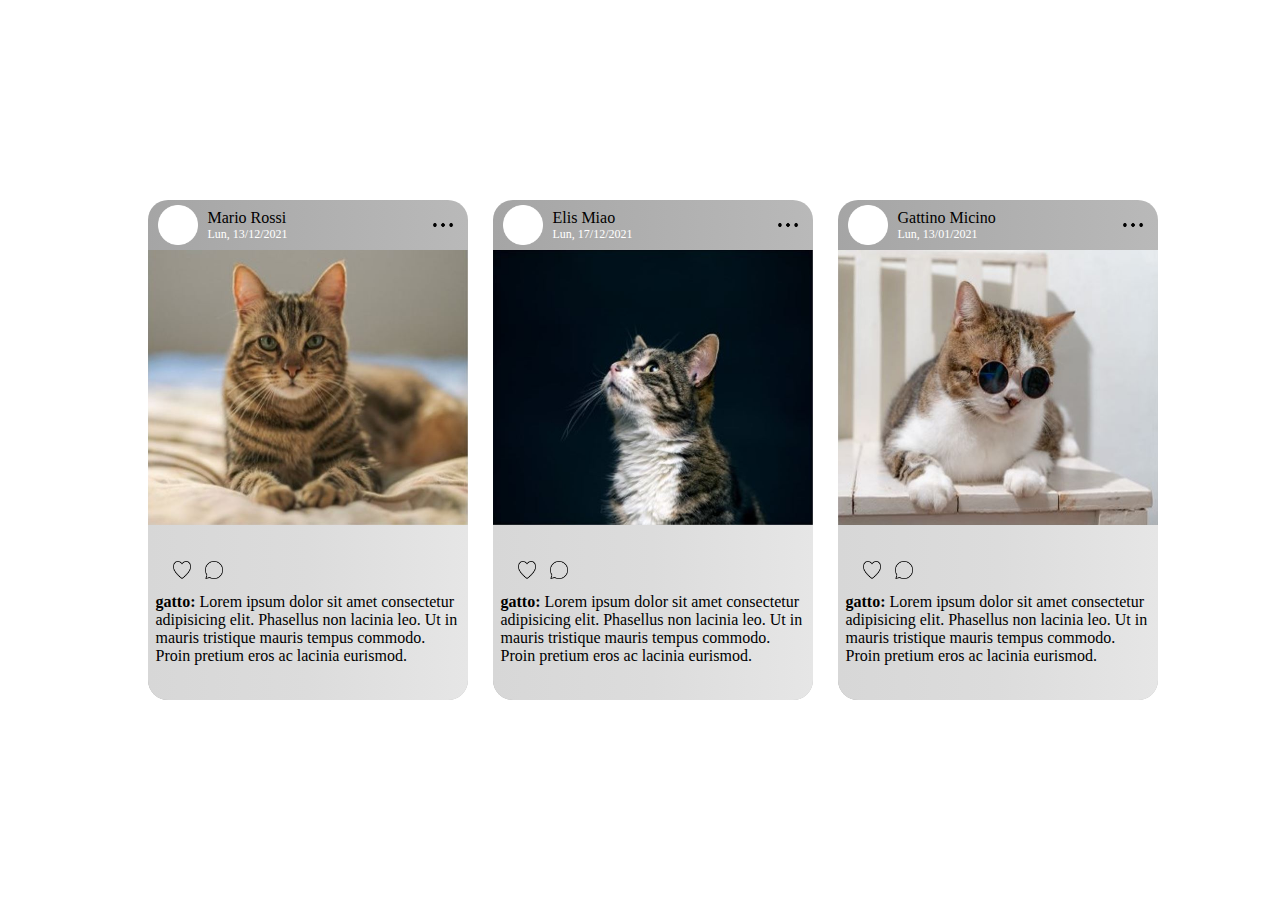
<file: 08 Media Queries/index.html>
<!DOCTYPE html>
<html lang="en">

<head>
    <meta charset="UTF-8">
    <meta http-equiv="X-UA-Compatible" content="IE=edge">
    <meta name="viewport" content="width=device-width, initial-scale=1.0">
    <title>Document</title>
    <link rel="stylesheet" href="style.css">
</head>

<body>
        <div class="container">
            <div class="card gatto1">
                <div class="user">
                    <img src="assets/user icon.png" alt="avatar_image" class="avatar_image">
                    <div class="datas">
                        <p>Mario Rossi</p>
                        <p class="date">Lun, 13/12/2021</p>
                    </div>
                    <img src="assets/meatball menu.png" alt="" class="metaball">
                </div>
                <div class="image">
                    <img src="assets/gatto1.JPG" alt="" class="cat_img">
                </div>
                <div class="description">
                    <div class="buttons">
                        <img src="assets/cuore.png" alt="" class="button">
                        <img src="assets/nuvola.png" alt="" class="button">
                    </div>
                    <p class="paragraph"><span>gatto:</span> Lorem ipsum dolor sit amet consectetur adipisicing elit.
                        Phasellus non lacinia leo. Ut in mauris tristique
                        mauris tempus commodo. Proin pretium eros ac lacinia eurismod.</p>
                </div>
            </div>

            <div class="card gatto2">
                <div class="user">
                    <img src="assets/user icon.png" alt="avatar_image" class="avatar_image">
                    <div class="datas">
                        <p>Elis Miao</p>
                        <p class="date">Lun, 17/12/2021</p>
                    </div>
                    <img src="assets/meatball menu.png" alt="" class="metaball">
                </div>
                <div class="image">
                    <img src="assets/gatto2.JPG" alt="" class="cat_img">
                </div>
                <div class="description">
                    <div class="buttons">
                        <img src="assets/cuore.png" alt="" class="button">
                        <img src="assets/nuvola.png" alt="" class="button">
                    </div>
                    <p class="paragraph"><span>gatto:</span> Lorem ipsum dolor sit amet consectetur adipisicing elit.
                        Phasellus non lacinia leo. Ut in mauris tristique mauris tempus commodo. Proin pretium eros ac
                        lacinia eurismod.</p>
                </div>
            </div>

            <div class="card gatto3">
                <div class="user">
                    <img src="assets/user icon.png" alt="avatar_image" class="avatar_image">
                    <div class="datas">
                        <p>Gattino Micino</p>
                        <p class="date">Lun, 13/01/2021</p>
                    </div>
                    <img src="assets/meatball menu.png" alt="" class="metaball">
                </div>
                <div class="image">
                    <img src="assets/gatto3.JPG" alt="" class="cat_img">
                </div>
                <div class="description">
                    <div class="buttons">
                        <img src="assets/cuore.png" alt="" class="button">
                        <img src="assets/nuvola.png" alt="" class="button">
                    </div>
                    <p class="paragraph"><span>gatto:</span> Lorem ipsum dolor sit amet consectetur adipisicing elit.
                        Phasellus non lacinia leo. Ut in mauris tristique
                        mauris tempus commodo. Proin pretium eros ac lacinia eurismod.</p>
                </div>
            </div>
        </div>
</body>

</html>
</file>
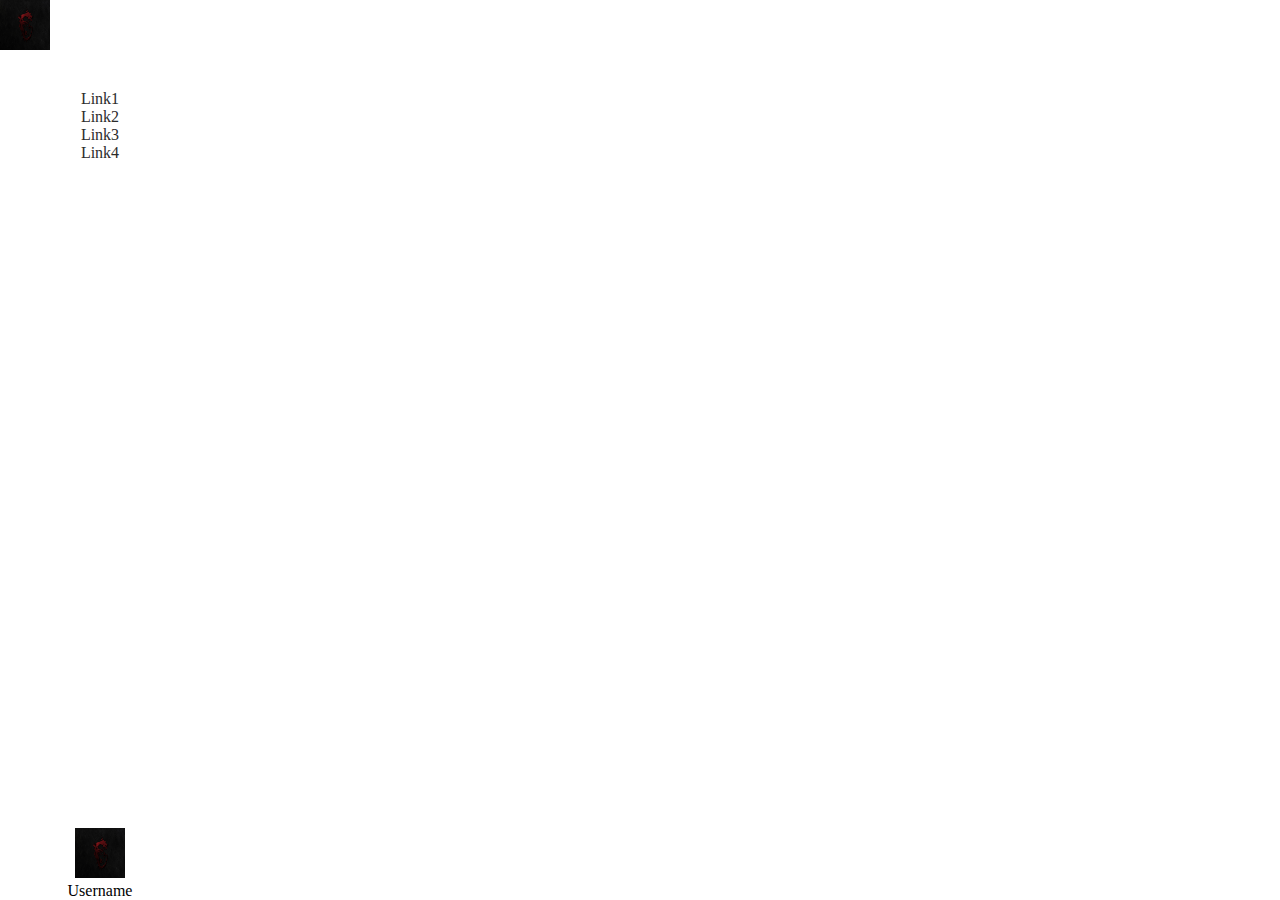
<file: 04 Flexbox/start/index.html>
<!DOCTYPE html>
<html lang="en">

<head>
  <meta charset="UTF-8" />
  <meta name="viewport"
    content="width=device-width, user-scalable=no, initial-scale=1.0, maximum-scale=1.0, minimum-scale=1.0" />
  <meta http-equiv="X-UA-Compatible" content="ie=edge" />
  <title>CSS Lessons</title>
  <link rel="stylesheet" href="style.css">
</head>

<body>
  <div class="sidebar">
    <div class="logo">
      <img src="44546.jpg" class="img_logo">
    </div>
    <div class="center">
      <ul>
        <li><a href="#">Link1</a></li>
        <li><a href="#">Link2</a></li>
        <li><a href="#">Link3</a></li>
        <li><a href="#">Link4</a></li>
      </ul>
    </div>
    <div class="bottom">
      <ul>
        <li><img src="44546.jpg" class="avatar"></li>
        <li><p>Username</p></li>
      </ul>
    </div>
  </div>
</body>

</html>
</file>
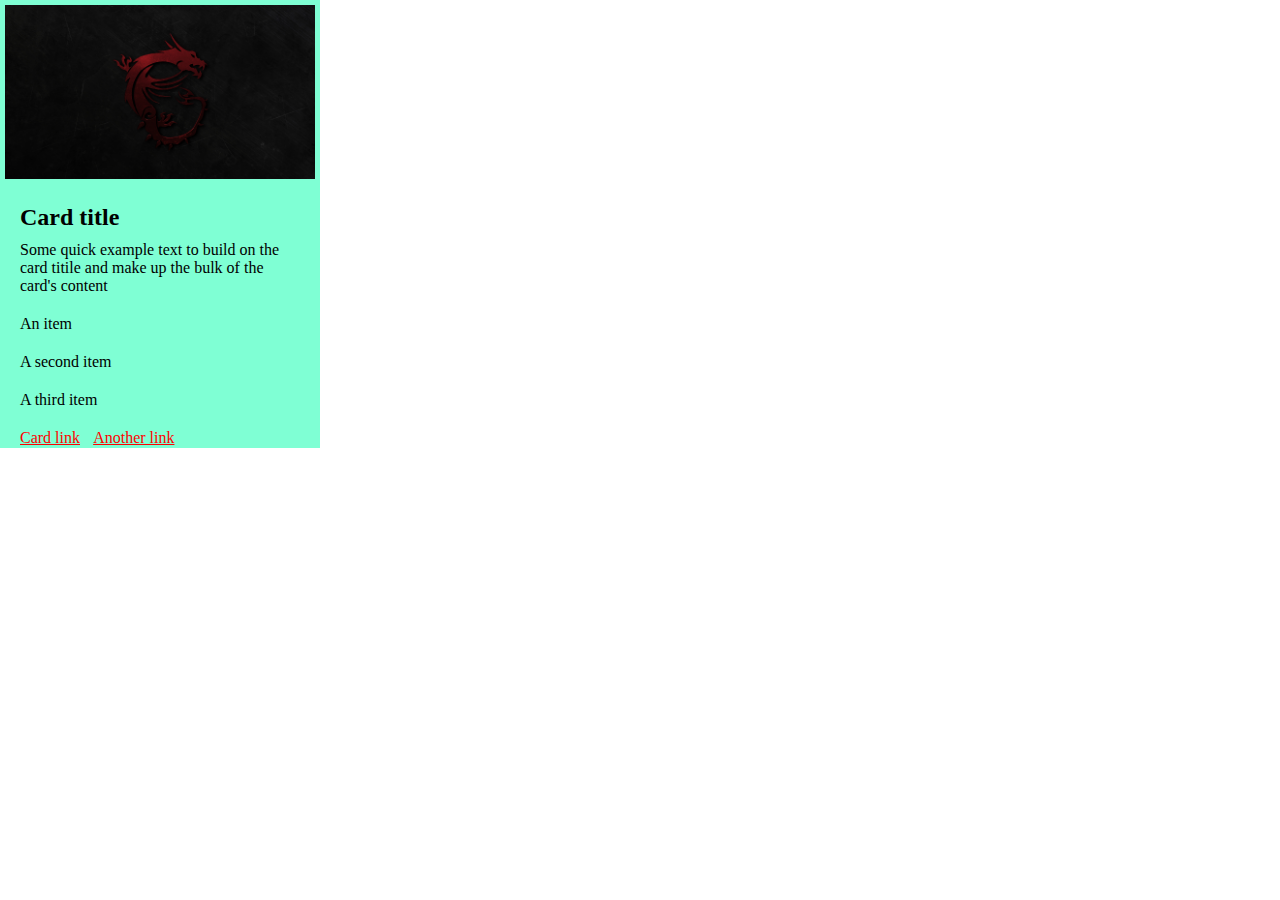
<file: 02 Card/start.html>
<!DOCTYPE html>
<html>

<head>
    <title>Card</title>
    <link rel="stylesheet" href="style.css">
</head>

<body>
    <main>
        <section class="section">
            <section>
                <img class="img" src="44546.jpg">
            </section>
            <section>
                <div>
                    <h2>Card title</h2>
                    <p>Some quick example text to build
                        on the card titile and make up the
                        bulk of the card's content</p>
                </div>
                <div>
                    <p>An item</p>
                </div>
                <div>
                    <p>A second item</p>
                </div>
                <div>
                    <p>A third item</p>
                </div>
                <div class="links">
                    <a class="card_link" href="#">Card link</a>
                    <a href="#">Another link</a>
                </div>
            </section>
        </section>
    </main>
</body>

</html>
</file>
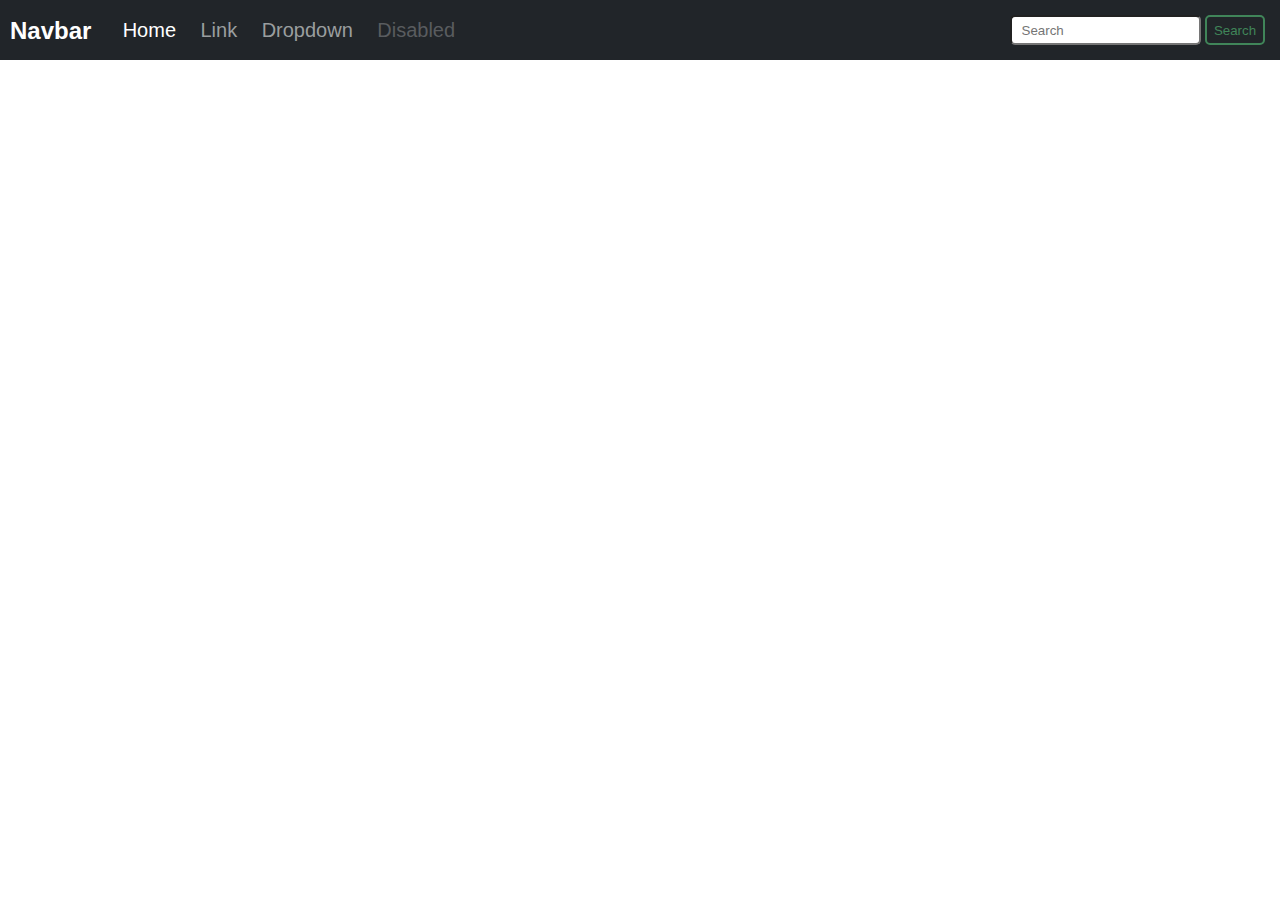
<file: 03 Nav/start.html>
<!DOCTYPE html>
<html>

<head>
    <title>Navbar</title>
    <meta name="viewport" content="width=device-width, initial-scale=1">
    <link rel="stylesheet" href="style.css">
</head>

<body>
    <header>
        <nav>
            <ul class="logo">
                <li class="navbar">
                    <h2>Navbar</h2>
                </li>
            </ul>
            <ul class="menu">
                <li><a class="active" href="#">Home</a></li>
                <li class="left"><a href="#">Link</a></li>
                <li class="left">
                    <div class="dropdown">
                        <button class="dropdown_btn">Dropdown</button>
                        <div class="dropdown_content">
                            <a href="#">Link 1</a>
                            <a href="#">Link 2</a>
                            <a href="#">Link 3</a>
                        </div>
                    </div>
                </li>
                <li class="left"><button class="dsb_button" disabled>Disabled</button></li>
            </ul>
            <ul class="search_bar">
                <form>
                    <li class="right"><label for="search"></label>
                        <input type="text" id="search" name="search" placeholder="Search">
                    </li>
                    <li class="right"><button class="search">Search</button></li>
                </form>
            </ul>
            <button class="hamburger">
                <img src="hamburger.png" width="40" height="40">
            </button>
        </nav>
    </header>
</body>

</html>
</file>
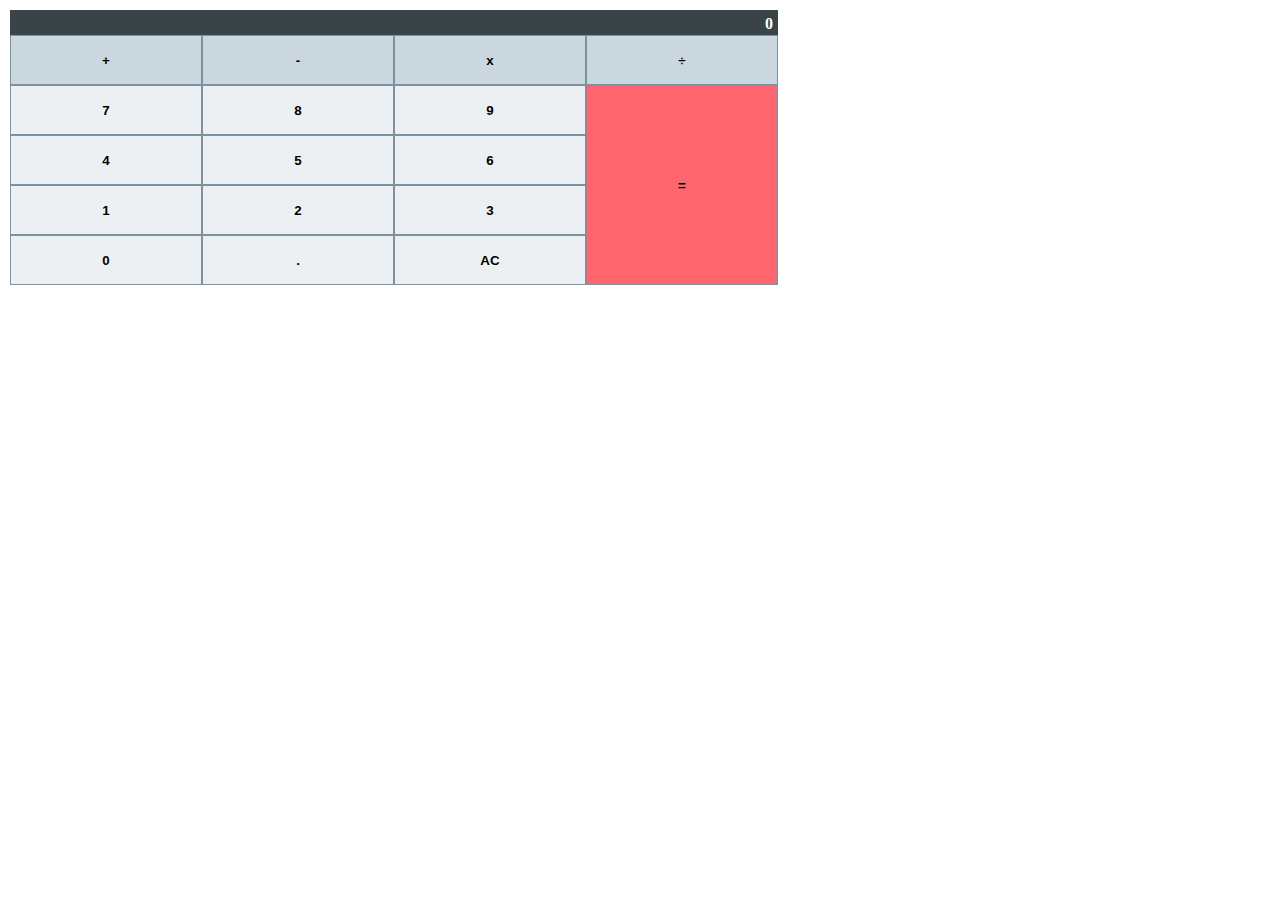
<file: 05 Grid/start.html>
<!DOCTYPE html>
<html>

<head>
    <title>CSS</title>
    <link rel="stylesheet" href="style.css">
</head>

<body>
    <div class="calculator">
        <div class="screen">0</div>
        <div class="buttons">
            <button class="operators">+</button>
            <button class="operators">-</button>
            <button class="operators">x</button>
            <button class="operators">÷</button>

            <button class="number">7</button>
            <button class="number">8</button>
            <button class="number">9</button>

            <button class="number">4</button>
            <button class="number">5</button>
            <button class="number">6</button>

            <button class="number">1</button>
            <button class="number">2</button>
            <button class="number">3</button>

            <button class="number">0</button>
            <button class="number">.</button>
            <button class="number">AC</button>

            <button class="equal">=</button>
        </div>
    </div>
</body>

</html>
</file>
<file: 08 Media Queries/style.css>
* {
    margin: 0;
    padding: 0;
    box-sizing: border-box;
}

.container {
    display: flex;
    justify-content: center;
    height: 100vh;
    width: 100%;
    align-items: center;
}

.card {
    height: 500px;
    width: 320px;
    background: linear-gradient(to right, rgb(165, 165, 165) 0%, rgb(175, 175, 175) 50%, rgb(185, 185, 185) 100%);
    border-radius: 20px;
    margin-left: 25px;
    overflow: hidden;
}

.user {
    height: 10%;
    display: flex;
    align-items: center;
    justify-content: center;
}

.avatar_image {
    width: 40px;
    height: 40px;
    margin-left: 10px;
}

.datas {
    flex-grow: 1;
    margin-left: 10px;
}

.date {
    color:white;
    font-size: 12px;
}

.metaball {
    width: 30px;
    height: 30px;
    margin-right: 10px;
}

.image {
    height: 55%;
}

.cat_img {
    height: 100%;
    width: 100%;
}

.description {
    height: 35%;
    display: flex;
    flex-direction: column;
    justify-content: center;
    background: linear-gradient(to right, rgb(215, 215, 215) 0%, rgb(220, 220, 220) 50%, rgb(230, 230, 230) 100%);
}

.buttons {
    margin-bottom: 10px;
    margin-left: 15px;
}

.button {
    width: 18px;
    height: 18px;
    margin-left: 10px;
}

.paragraph {
    width: 95%;
    margin-left: auto;
    margin-right: auto;
}

span {
    font-weight: bold;
}

@media (max-width: 768px) {
    .container {
        flex-wrap: wrap;
        width: 86.59%;
        height: 100vh;
        margin: auto;
        justify-content: left;
        margin-top: 60px;
    }
    .card {
        margin-top: 25px;
    }
    .card.gatto1 {
        margin-left: 0;
    }
    .card.gatto3 {
        margin-left: 0;
        margin-bottom: 200px;
    }
}

@media (max-width: 375px) {
    .container {
        flex-direction: column;
        height: 100%;
        margin-top: 100px;
    }
    .card {
        margin-left: 0;
        margin-top: 15px;
    }
}
</file>
<file: 04 Flexbox/start/style.css>
* {
    margin: 0;
    padding: 0;
    box-sizing: border-box;
}

body {
    height: 100vh;
    width: 100%;
}

.sidebar {
    width: 200px;
    height: 100%;
    display: flex;
    flex-direction: column;
}

.logo {
    height: 10%;
    width: 100%;
}

.img_logo {
    width: 50px;
    height: 50px;
}

.center {
    width: 100%;
    flex: 1;
}

a {
    color: #2b2b2b;
    text-decoration: none;
}

a:hover {
    color: #2b2bb2;
    transition: 0.3s;
}

.bottom {
    text-align: center;
    width: 100%;
    justify-self: bottom;
}

ul {
    text-align: center;
}

.avatar {
    width: 50px;
    height: 50px;
}
</file>
<file: 02 Card/style.css>
* {
    margin: 0;
    padding: 0;
    box-sizing: border-box;
}

.section {
    width: 20em;
    height: 28em;
    background-color: aquamarine;
}

.img {
    width: 100%;
    height: 100%;
    padding: 5px;
    display: flex;
    justify-content: center;
}

h2 {
    margin-bottom: 10px;
}

div {
    margin: 20px;
}

a {
    color: red;
}

a:hover {
    color: blue
}

.card_link {
    margin-right: 10px;
}
</file>
<file: 03 Nav/style.css>
* {
    margin: 0;
    padding: 0;
    box-sizing: border-box;
    font-family: Arial;
}

header {
    height: 60px;
    width: 100%;
}

nav {
    background-color: rgb(33, 37, 41);
    height: 60px;
    width: 100%;
}

.navbar {
    padding-left: 10px;
}

.left {
    padding-left: 20px;
}

ul, li {
    display: inline-block;
}

.menu {
    float: left;
    padding: 18.5px 18.5px;
    overflow: hidden;
}

.logo {
    color: white;
    padding-top: 16.5px;
    padding-right: 1%;
    float: left;
}

.menu a {
    color: rgb(154, 158, 159);
    text-align: center;
    text-decoration: none;
    font-size: 20px;
}

a.active {
    color: white;
}

.dropdown_btn {
    margin-bottom: 18.5px;
}

.dropdown:hover .dropdown_content{
    display: block;
}

.dropdown .dropdown_btn {
    border: none;
    color: rgb(154, 158, 159);
    background-color: inherit;
    outline: none;
    font-size: 20px;
}

.dropdown_content {
    background-color: white;
    display: none;
    z-index: 1;
    position: absolute;
    min-width: 91.17px;
}

.dropdown_content a {
    background-color: rgb(33, 37, 41);
    display: block;
    text-align: center;
    color: white;
}

.dsb_button {
    background: rgb(33, 37, 41) ;
    border: none;
    color: rgb(89, 92, 95);
    font-size: 20px;
}

.search_bar {
    float: right;
    padding: 15px;
    height: 30px;
}

#search {
    height: 30px;
    border-radius: 5px;
    padding-left: 10px;
}

.search {
    background-color: inherit;
    border: 2px solid rgb(64, 133, 89);
    border-radius: 5px;
    width: 60px;
    height: 30px;
    color: rgb(64, 133, 89);
}

.search:hover {
    background-color: green;
    color: white;
}

.hamburger {
    display: none;
    background-color: inherit;
    border: none;
    padding-top: 10px;
    padding-right: 20px;
    float: right;
    height: 50px;
}

@media screen and (max-width:768px) {
    .hamburger {
        display:inline;
    }
    .menu {
        display: none;
    }
    .search_bar {
        display: none;
    }
}
</file>
<file: 05 Grid/style.css>
* {
    margin: 0;
    padding: 0;
    box-sizing: border-box;
}

body {
    margin: 10px;
}

.calculator {
    border-radius: 3px;
    position: absolute;
    width: 60%;
}

.screen {
    border: none;
    background-color: rgb(57, 67, 72);
    color: white;
    width: 100%;
    height: 25px;
    text-align: right;
    padding: 5px;
    font-weight: bold;
}

.buttons {
    display: grid;
    grid-template-columns: repeat(4, 1fr);
}

.operators {
    background-color: rgb(203, 215, 223);
}

button {
    border: 0.5px solid rgb(123, 146, 163);
    height: 50px;
    font-weight: bold;
}

.number {
    background-color: rgb(236, 240, 243);
}

.equal {
    background-color: rgb(255, 101, 110);
    height: 100%;
    grid-row-start: 2;
    grid-row-end: 6;
    grid-column-start: 4;
    font-weight: bold;
}
</file>
